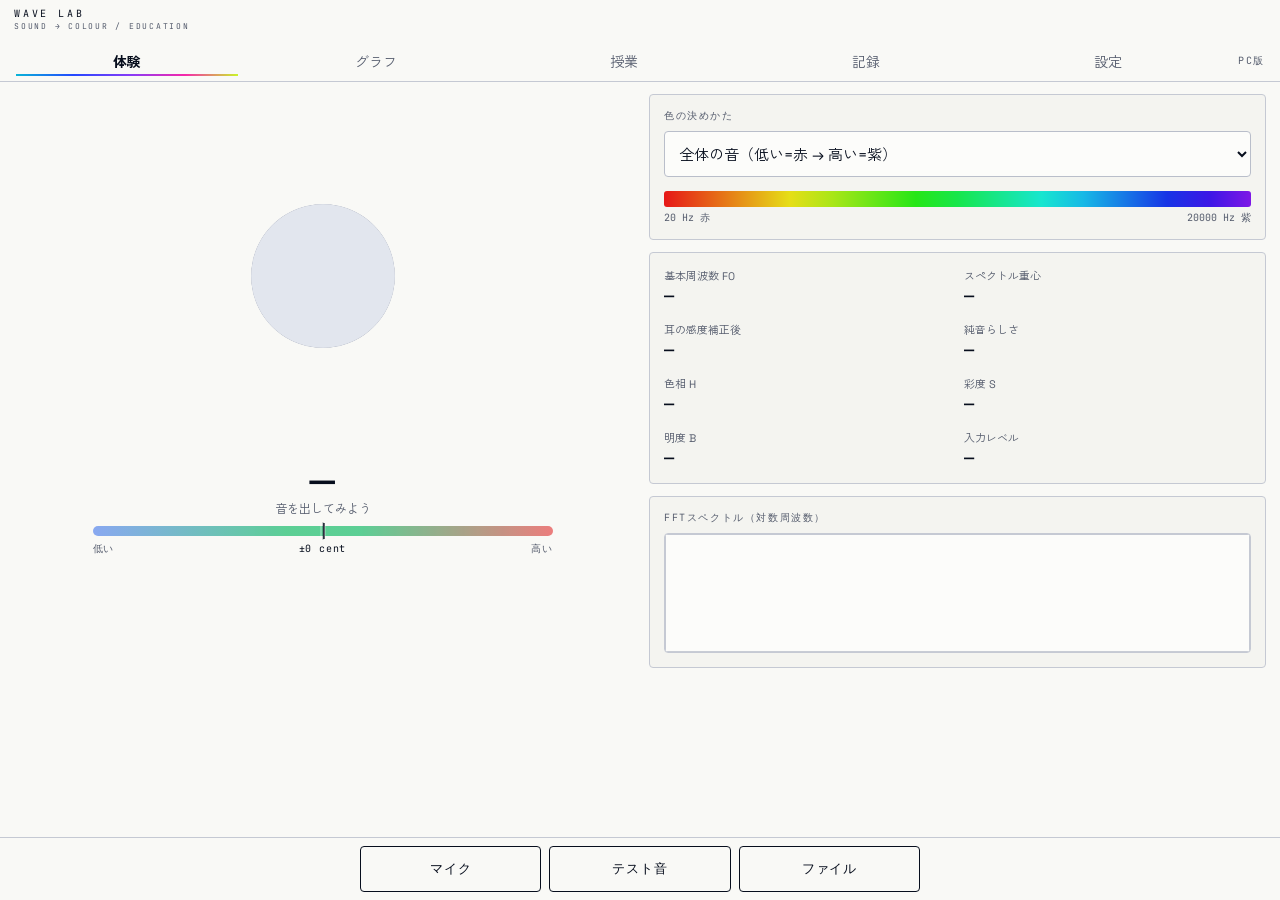
<file: m.html>
<!DOCTYPE html>
<html lang="ja">
<head>
<meta charset="utf-8">
<meta name="viewport" content="width=device-width, initial-scale=1, viewport-fit=cover">
<meta name="theme-color" content="#f9f9f6">
<title>WAVE LAB — スマホ版</title>
<link rel="preconnect" href="https://fonts.googleapis.com">
<link rel="preconnect" href="https://fonts.gstatic.com" crossorigin>
<link href="https://fonts.googleapis.com/css2?family=JetBrains+Mono:wght@400;500&family=Space+Grotesk:wght@400;500;600&family=Zen+Kaku+Gothic+New:wght@400;500;700&display=swap" rel="stylesheet">
<link rel="stylesheet" href="m.css">
</head>
<body>
<header class="bar">
  <div class="brand">WAVE LAB<small>SOUND → COLOUR / EDUCATION</small></div>
</header>
<nav class="tabs" id="tabs" aria-label="ページ">
  <button data-p="home" class="active">体験</button>
  <button data-p="graph">グラフ</button>
  <button data-p="class">授業</button>
  <button data-p="report">記録</button>
  <button data-p="settings">設定</button>
  <a class="pc" href="./?pc=1">PC版</a>
</nav>

<main id="pages">

<!-- ================= 体験 ================= -->
<section class="page layout2 active" id="p-home">
  <div class="stage" aria-label="いまの音の色">
    <div class="orbwrap"><div id="orb" role="img" aria-label="音の色の円"></div></div>
    <div class="note"><span id="noteName">—</span><span id="noteSub">音を出してみよう</span></div>
    <div class="gauge" aria-label="音程のずれ">
      <div class="gtrack"><i class="tick"></i><div id="needle"></div></div>
      <div class="glabels"><span>低い</span><span id="centsTxt">±0 cent</span><span>高い</span></div>
    </div>
  </div>
  <div class="side">
    <div class="card">
      <label class="lbl" for="mapSel">色の決めかた</label>
      <select id="mapSel" data-map></select>
      <div class="strip" id="strip"><i id="stripMark"></i></div>
      <div class="stripl"><span id="stripL"></span><span id="stripR"></span></div>
    </div>
    <div class="card grid" id="metrics">
      <div><span>基本周波数 F0</span><b id="mF0">—</b></div>
      <div><span>スペクトル重心</span><b id="mCent">—</b></div>
      <div><span>耳の感度補正後</span><b id="mPhon">—</b></div>
      <div><span>純音らしさ</span><b id="mFlat">—</b></div>
      <div><span>色相 H</span><b id="mH">—</b></div>
      <div><span>彩度 S</span><b id="mS">—</b></div>
      <div><span>明度 B</span><b id="mB">—</b></div>
      <div><span>入力レベル</span><b id="mLv">—</b></div>
    </div>
    <div class="card">
      <div class="lbl">FFTスペクトル（対数周波数）</div>
      <canvas id="cvHome" height="120"></canvas>
    </div>
  </div>
</section>

<!-- ================= グラフ ================= -->
<section class="page cols" id="p-graph">
  <div class="card"><div class="lbl">FFTスペクトルと耳の感度</div><canvas id="cvFft" height="170"></canvas><p class="hint">黒い線は耳の感度（40 phon）。低い音と高すぎる音は、同じ音圧でも小さく聞こえます。</p></div>
  <div class="card"><div class="lbl">等ラウドネス曲線（ISO 226）</div><canvas id="cvContour" height="230"></canvas><p class="hint">縦=音圧[dB SPL]。同じ線の上の音は、同じ大きさ(phon)に聞こえます。丸が今の音です。</p></div>
  <div class="card"><div class="lbl">色の対応マップ（周波数 × phon → 色）</div><canvas id="cvMap" height="230"></canvas><p class="hint">横=周波数(→色相)、縦=大きさ[phon](→明度)。白い線と丸は、補正ありの色の軌跡です。</p></div>
  <div class="card" id="hsb">
    <div class="lbl">色の3つの要素（HSB）</div>
    <div class="hsbrow"><div class="hl"><b>H 色相</b><span id="hsbH"></span></div><div class="strip" id="stH"><i></i></div><div class="stripl"><span id="stHL"></span><span id="stHR"></span></div></div>
    <div class="hsbrow"><div class="hl"><b>S 彩度</b><span id="hsbS"></span></div><div class="strip" id="stS"><i></i></div><div class="stripl"><span>純音に近い（鮮やか）</span><span>ノイズ的（くすむ）</span></div></div>
    <div class="hsbrow"><div class="hl"><b>B 明度</b><span id="hsbB"></span></div><div class="strip" id="stB"><i></i></div><div class="stripl"><span>0 phon（暗）</span><span>90 phon（明）</span></div></div>
  </div>
</section>

<!-- ================= 授業 ================= -->
<section class="page cols" id="p-class">
  <div class="card">
    <label class="lbl" for="clsMode">色相マッピングの切り替え</label>
    <select id="clsMode"></select>
    <div class="row2">
      <select id="clsRef" aria-label="基準の音"><option value="440">A4 = 440 Hz</option><option value="442">A4 = 442 Hz</option><option value="443">A4 = 443 Hz</option><option value="415">A4 = 415 Hz</option></select>
      <select id="clsTarget" aria-label="目標の音"></select>
    </div>
    <div class="strip" id="clsStrip"><i></i></div>
    <div class="stripl"><span id="clsL"></span><span id="clsR"></span></div>
    <p class="hint">「好きなHzの範囲」は、設定ページで範囲を決めます。</p>
  </div>
  <div class="card"><div class="lbl">音程のずれ（基準音との差）</div><canvas id="cvTuner" height="300"></canvas></div>
  <div class="card">
    <div class="lbl">声・音の特徴（数値と色）</div>
    <div id="voice" class="vrows"></div>
    <div class="lbl" style="margin-top:14px">倍音の強さ（最大を0 dBとした相対値）</div>
    <canvas id="cvHarm" height="130"></canvas>
  </div>
  <div class="card"><div class="lbl">倍音の位置（FFTスペクトル）</div><canvas id="cvHarmSpec" height="150"></canvas></div>
  <div class="card wide"><div class="lbl">音程の軌跡（直近10秒。緑の帯=±10 cent）</div><canvas id="cvTrace" height="150"></canvas></div>
</section>

<!-- ================= 記録 ================= -->
<section class="page cols" id="p-report">
  <div class="card wide">
    <div class="lbl">記録のようす</div>
    <p class="stat" id="logStat">○ 停止中　0 点 / 0.0 秒</p>
    <div class="btns">
      <button class="btn" id="bCsvT">時系列CSV</button>
      <button class="btn" id="bCsvS">スペクトルCSV</button>
      <button class="btn" id="bPng">レポート画像</button>
      <button class="btn ghost" id="bReset">記録をリセット</button>
    </div>
    <p class="hint">音を出している間、0.05秒ごとに自動で記録されます。ファイルは端末のダウンロードに保存されます。</p>
  </div>
  <div class="card"><div class="lbl">平均スペクトル（補正なし ／ 補正あり）</div><canvas id="cvAvg" height="190"></canvas></div>
  <div class="card"><div class="lbl">色の対応マップと軌跡</div><canvas id="cvMapT" height="230"></canvas></div>
  <div class="card" id="ncCard" style="display:none"><div class="lbl">ノイズ除去のしくみ</div><canvas id="cvNc" height="190"></canvas></div>
  <div class="card wide"><div class="lbl">時間軸: 色の変化と、感じる大きさ[phon]</div><canvas id="cvTime" height="210"></canvas></div>
</section>

<!-- ================= 設定 ================= -->
<section class="page cols" id="p-settings">
  <div class="card">
    <h3><span>01</span>色に対応させる周波数</h3>
    <p class="hint">音の高さを、どの範囲で色に対応させるかを決めます。</p>
    <select id="stMode"></select>
    <select id="stPreset" style="margin-top:10px"></select>
    <div id="freeBox">
      <select id="stSrc" style="margin-top:10px"><option value="centroid">色を決める音: スペクトル重心（音の明るさ）</option><option value="f0">色を決める音: F0（基本周波数・音の高さ）</option></select>
      <div class="sl"><label>下限の周波数<b id="vLow"></b></label><input type="range" id="sLow" min="0" max="1000" step="1"></div>
      <div class="sl"><label>上限の周波数<b id="vHigh"></b></label><input type="range" id="sHigh" min="0" max="1000" step="1"></div>
      <div class="sl"><label>開始の色相（0°=赤）<b id="vH0"></b></label><input type="range" id="sH0" min="0" max="360" step="1"></div>
      <div class="sl"><label>色相の幅（270°=赤〜紫）<b id="vSpan"></b></label><input type="range" id="sSpan" min="30" max="360" step="1"></div>
    </div>
    <button class="btn wideb" id="bCalRange">音域を自動で合わせる（3秒）</button>
  </div>

  <div class="card">
    <h3><span>02</span>音量・校正</h3>
    <p class="hint">画面のphonは相対値です。色がうすい・暗いときは、大きめの声で「自動で合わせる」を押してください。</p>
    <div class="sl"><label>音圧の校正（0 dBFS = ○○ dB SPL）<b id="vSpl"></b></label><input type="range" id="sSpl" min="40" max="140" step="1"></div>
    <div class="sl"><label>スピーカー音量（再生・テスト音）<b id="vVol"></b></label><input type="range" id="sVol" min="0" max="1" step="0.01"></div>
    <button class="btn wideb" id="bCalLevel">音量を自動で合わせる（3秒・大きめの声）</button>
  </div>

  <div class="card">
    <h3><span>03</span>ノイズ除去</h3>
    <p class="hint"><b>録音ファイル</b>は、音そのものから雑音を引きます。<b>マイク</b>は、静かにして登録した環境ノイズ（エアコン・外の音など）を、解析から引きます。</p>
    <div class="sl"><label>除去の強さ（読み込んだ録音）<b id="vNr"></b></label><input type="range" id="sNr" min="0.5" max="4" step="0.1"></div>
    <select id="stNrMode"><option value="auto">雑音の取り方: 自動（静かな部分）</option><option value="head">雑音の取り方: 冒頭0.5秒</option></select>
    <div class="sl"><label>環境ノイズ除去の強さ（マイク）<b id="vEnv"></b></label><input type="range" id="sEnv" min="1" max="3" step="0.1"></div>
    <div class="row2 btnrow"><button class="btn" id="bCalNoise">環境ノイズを登録（3秒・静かに）</button><button class="btn ghost" id="bEnvDel">削除</button></div>
    <p class="hint" id="envState">環境ノイズ: 未登録</p>
    <button class="btn wideb" id="bEnvToggle">環境ノイズ除去: OFF</button>
  </div>

  <div class="card">
    <h3><span>04</span>表示</h3>
    <p class="hint">低い音を細かく見たいときは「高」「最高」。反応は少しゆっくりになります。</p>
    <select id="stFft"><option value="1024">FFTの細かさ: 標準（約47Hz刻み）</option><option value="4096" selected>FFTの細かさ: 高（約12Hz刻み）</option><option value="8192">FFTの細かさ: 最高（約6Hz刻み）</option></select>
  </div>
</section>
</main>

<!-- ================= 音の入り口（どのページでも使える） ================= -->
<div class="dock" id="dock">
  <p class="msg" id="msg" role="status"></p>
  <div class="dockrow" id="dockFile" hidden>
    <button class="mini" id="bPlay" aria-label="再生">再生</button>
    <input type="range" id="seek" min="0" max="1000" value="0" aria-label="再生位置">
    <span id="seekT">0:00</span>
    <button class="mini" id="bNr">除去 ON</button>
  </div>
  <div class="dockrow actions">
    <button class="btn" id="btnMic">マイク</button>
    <button class="btn" id="btnTone">テスト音</button>
    <button class="btn" id="btnFile">ファイル</button>
    <input type="file" id="fileIn" accept="audio/*,.wav,.mp3,.m4a,.ogg,.flac,.aac" hidden>
  </div>
</div>

<script src="m.js"></script>
</body>
</html>
</file>
<file: m.css>
/* WAVE LAB スマホ版: Sound Beyond Hearing サイトと同じ配色・書体 */
:root {
  --background: hsl(60 20% 97%); --foreground: hsl(222 60% 7%); --card: hsl(60 16% 95%);
  --primary: hsl(230 100% 57%); --muted: hsl(222 12% 38%); --border: hsl(222 14% 80%); --input: hsl(222 14% 76%);
  --radius: .25rem;
  --spectral: linear-gradient(100deg, hsl(190 92% 44%), hsl(230 100% 57%) 26%, hsl(265 92% 60%) 52%, hsl(322 92% 56%) 76%, hsl(73 92% 56%));
  --sans: "Space Grotesk", "Zen Kaku Gothic New", system-ui, sans-serif; --mono: "JetBrains Mono", ui-monospace, monospace;
  --bar: 40px; --tabs: 42px; --dock: 80px;
}
* { box-sizing: border-box; -webkit-tap-highlight-color: transparent; }
html, body { margin: 0; min-height: 100%; background: var(--background); color: var(--foreground); font-family: var(--sans); color-scheme: light; -webkit-text-size-adjust: 100%; }
.bar { height: var(--bar); display: flex; align-items: center; padding: 0 max(14px, env(safe-area-inset-left)); background: var(--background); }
.brand { font-family: var(--mono); font-size: 10px; letter-spacing: .28em; text-transform: uppercase; line-height: 1.4; }
.brand small { display: block; font-size: 8px; color: var(--muted); letter-spacing: .22em; }

.tabs { position: sticky; top: 0; z-index: 6; display: flex; align-items: stretch; height: var(--tabs); background: var(--background); border-bottom: 1px solid var(--border); padding: 0 max(6px, env(safe-area-inset-left)); overflow-x: auto; scrollbar-width: none; }
.tabs::-webkit-scrollbar { display: none; }
.tabs button { position: relative; flex: 1 0 auto; min-width: 56px; border: 0; background: transparent; font: inherit; font-size: 14px; color: var(--muted); padding: 0 10px; cursor: pointer; touch-action: manipulation; }
.tabs button.active { color: var(--foreground); font-weight: 600; }
.tabs button.active::after { content: ""; position: absolute; left: 10px; right: 10px; bottom: 5px; height: 2px; background: var(--spectral); }
.tabs .pc { flex: 0 0 auto; display: grid; place-items: center; padding: 0 10px; font-family: var(--mono); font-size: 10px; letter-spacing: .12em; color: var(--muted); text-decoration: none; }

main { padding: 0 max(14px, env(safe-area-inset-right)) calc(var(--dock) + 18px) max(14px, env(safe-area-inset-left)); }
.page { display: none; }
.page.active { display: block; }

/* ---- 体験 ---- */
.stage { padding: 14px 0 6px; }
.orbwrap { height: min(40vh, 78vw); display: grid; place-items: center; }
#orb { aspect-ratio: 1; height: 100%; border-radius: 50%; background: hsl(222 20% 90%); transform: scale(.4); box-shadow: 0 0 0 1px var(--border) inset; will-change: transform, background-color; }
.note { display: flex; flex-direction: column; align-items: center; margin-top: 4px; min-height: 58px; }
#noteName { font-size: 34px; font-weight: 600; letter-spacing: .02em; line-height: 1.15; }
#noteSub { font-size: 12px; color: var(--muted); }
.gauge { margin: 8px auto 0; max-width: 460px; }
.gtrack { position: relative; height: 10px; border-radius: 5px; background: linear-gradient(90deg, hsl(222 80% 70%), hsl(150 55% 52%) 42%, hsl(150 55% 52%) 58%, hsl(0 75% 66%)); opacity: .85; }
.gtrack .tick { position: absolute; left: 50%; top: -3px; bottom: -3px; width: 2px; background: var(--foreground); }
#needle { position: absolute; top: -6px; width: 6px; height: 22px; margin-left: -3px; left: 50%; border-radius: 3px; background: var(--foreground); border: 2px solid var(--background); opacity: .25; }
.glabels { display: flex; justify-content: space-between; margin-top: 6px; font-family: var(--mono); font-size: 10px; letter-spacing: .08em; color: var(--muted); }
#centsTxt { color: var(--foreground); }

/* ---- 共通の部品 ---- */
.card { background: var(--card); border: 1px solid var(--border); border-radius: var(--radius); padding: 14px; margin-top: 12px; min-width: 0; }
.card h3 { margin: 0 0 4px; font-size: 15px; font-weight: 600; }
.card h3 span { font-family: var(--mono); font-size: 10px; letter-spacing: .22em; color: var(--primary); margin-right: 8px; }
.lbl { display: flex; justify-content: space-between; font-family: var(--mono); font-size: 10px; letter-spacing: .16em; text-transform: uppercase; color: var(--muted); margin-bottom: 8px; }
.hint { margin: 8px 0 0; font-size: 12px; line-height: 1.7; color: var(--muted); }
.stat { margin: 0 0 12px; font-family: var(--mono); font-size: 13px; }
select { width: 100%; font: inherit; font-size: 15px; min-height: 46px; padding: 0 10px; border: 1px solid var(--input); border-radius: var(--radius); background: #fcfcfa; color: var(--foreground); }
.row2 { display: grid; grid-template-columns: 1fr 1fr; gap: 8px; margin-top: 10px; }
.strip { position: relative; height: 16px; margin-top: 14px; border-radius: 3px; }
.strip i { position: absolute; top: -9px; width: 0; height: 0; margin-left: -6px; border: 6px solid transparent; border-top: 8px solid var(--foreground); border-bottom: 0; opacity: 0; }
.stripl { display: flex; justify-content: space-between; gap: 8px; margin-top: 4px; font-family: var(--mono); font-size: 10px; color: var(--muted); }
.hsbrow { margin-top: 18px; }
.hsbrow:first-of-type { margin-top: 6px; }
.hl { display: flex; justify-content: space-between; gap: 8px; font-size: 13px; }
.hl span { font-family: var(--mono); font-size: 11px; color: var(--muted); text-align: right; }
.grid { display: grid; grid-template-columns: 1fr 1fr; gap: 14px 12px; }
.grid span { display: block; font-size: 11px; color: var(--muted); margin-bottom: 2px; }
.grid b { font-family: var(--mono); font-size: 17px; font-weight: 500; }
canvas { display: block; width: 100%; background: #fcfcfa; border: 1px solid var(--border); border-radius: var(--radius); touch-action: pan-y; }
.vrows > div { display: flex; justify-content: space-between; gap: 10px; padding: 7px 0; border-bottom: 1px solid var(--border); font-size: 13px; }
.vrows span { color: var(--muted); font-size: 12px; }
.vrows b { font-family: var(--mono); font-weight: 500; text-align: right; }
.vrows i { display: inline-block; width: 12px; height: 12px; border-radius: 50%; margin-right: 6px; vertical-align: -1px; box-shadow: 0 0 0 1px var(--border); }

.btn { font-family: var(--mono); font-size: 13px; letter-spacing: .06em; min-height: 48px; padding: 0 12px; color: var(--foreground); background: transparent; border: 1px solid var(--foreground); border-radius: var(--radius); cursor: pointer; display: flex; align-items: center; justify-content: center; gap: 8px; touch-action: manipulation; }
.btn:active { background: var(--foreground); color: var(--background); }
.btn.ghost { border-color: var(--border); color: var(--muted); }
.btn.on { background: var(--primary); border-color: var(--primary); color: #fff; }
.btn.on::before { content: ""; width: 7px; height: 7px; border-radius: 50%; background: #fff; animation: pulse 1.4s ease-in-out infinite; }
@keyframes pulse { 50% { opacity: .3; } }
.btns { display: grid; grid-template-columns: 1fr 1fr; gap: 8px; }
.wideb { width: 100%; margin-top: 12px; }
.btnrow { grid-template-columns: 1fr auto; margin-top: 12px; }
.sl { margin-top: 14px; }
.sl label { display: flex; justify-content: space-between; gap: 8px; font-size: 12px; font-weight: 500; margin-bottom: 2px; }
.sl b { font-family: var(--mono); font-weight: 500; }
input[type=range] { width: 100%; height: 34px; accent-color: var(--primary); margin: 0; }
#freeBox { display: none; }

/* ---- 音の入り口（下に固定） ---- */
.dock { position: fixed; left: 0; right: 0; bottom: 0; z-index: 7; background: rgba(249,249,246,.96); backdrop-filter: blur(8px); border-top: 1px solid var(--border); padding: 8px max(12px, env(safe-area-inset-right)) max(8px, env(safe-area-inset-bottom)) max(12px, env(safe-area-inset-left)); }
.msg { position: absolute; left: 0; right: 0; bottom: 100%; margin: 0; padding: 6px 14px; font-size: 12px; line-height: 1.5; text-align: center; color: var(--foreground); background: rgba(249,249,246,.94); border-top: 1px solid var(--border); display: none; }
.msg.show { display: block; }
.msg.err { color: hsl(0 70% 42%); }
.dockrow { display: grid; grid-template-columns: repeat(3, 1fr); gap: 8px; max-width: 560px; margin: 0 auto; }
.dockrow[hidden] { display: none; }
#dockFile { grid-template-columns: auto 1fr auto auto; align-items: center; margin-bottom: 8px; }
#dockFile #seekT { font-family: var(--mono); font-size: 11px; color: var(--muted); min-width: 36px; text-align: right; }
.mini { font-family: var(--mono); font-size: 12px; min-height: 38px; padding: 0 12px; border: 1px solid var(--foreground); border-radius: var(--radius); background: transparent; color: var(--foreground); touch-action: manipulation; }
.mini.on { background: var(--primary); border-color: var(--primary); color: #fff; }
.mini.off { border-color: var(--border); color: var(--muted); }
.dock .btn { min-height: 46px; }

/* ---- 広い画面（横向き・タブレット）は2列 ---- */
@media (min-width: 700px) {
  .cols.active { display: grid; grid-template-columns: 1fr 1fr; column-gap: 14px; align-items: start; }
  .cols .card.wide { grid-column: 1 / -1; }
  .layout2.active { display: grid; grid-template-columns: 1fr 1fr; gap: 18px; align-items: start; }
  .layout2 .side .card:first-child { margin-top: 12px; }
  .orbwrap { height: min(40vh, 40vw); }
}
/* 低い画面（スマホの横向き）: 上の帯を消して、場所を広げる */
@media (max-height: 520px) {
  :root { --bar: 0px; --tabs: 36px; --dock: 54px; }
  .bar { display: none; }
  .tabs button { font-size: 13px; }
  .dock { padding-top: 6px; padding-bottom: max(6px, env(safe-area-inset-bottom)); }
  .dock .btn { min-height: 40px; font-size: 12px; }
  #dockFile { margin-bottom: 6px; }
  .mini { min-height: 32px; }
  .orbwrap { height: min(46vh, 40vw); }
  #noteName { font-size: 26px; }
  .note { min-height: 44px; }
  .card { margin-top: 10px; }
}
@media (prefers-reduced-motion: reduce) { .btn.on::before { animation: none; } }

/* 横向きのスマホ: ボタンと再生バーを1行にまとめる */
@media (max-height: 520px) and (min-width: 640px) {
  .dock { display: flex; align-items: center; gap: 10px; }
  .dock .actions { flex: 0 0 46%; max-width: none; margin: 0; }
  #dockFile { flex: 1; margin: 0; order: 2; max-width: none; }
}
</file>
